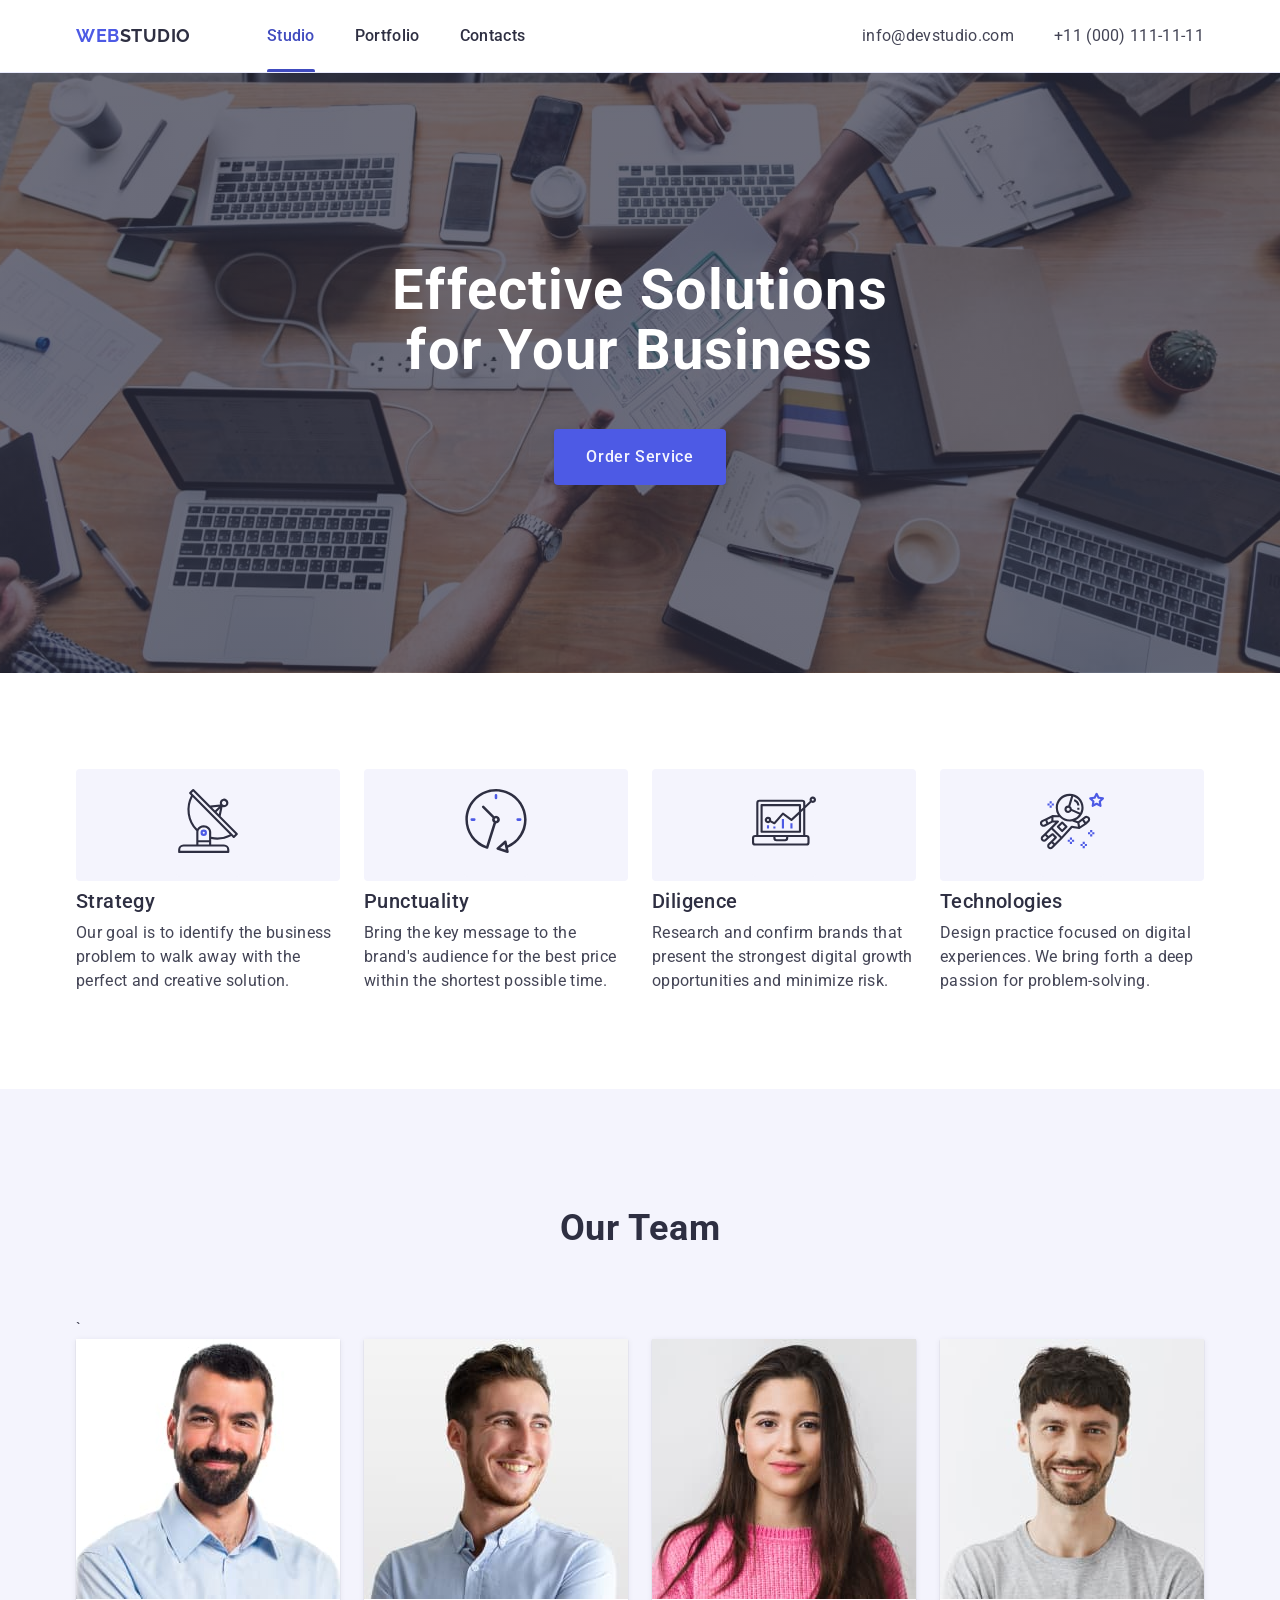
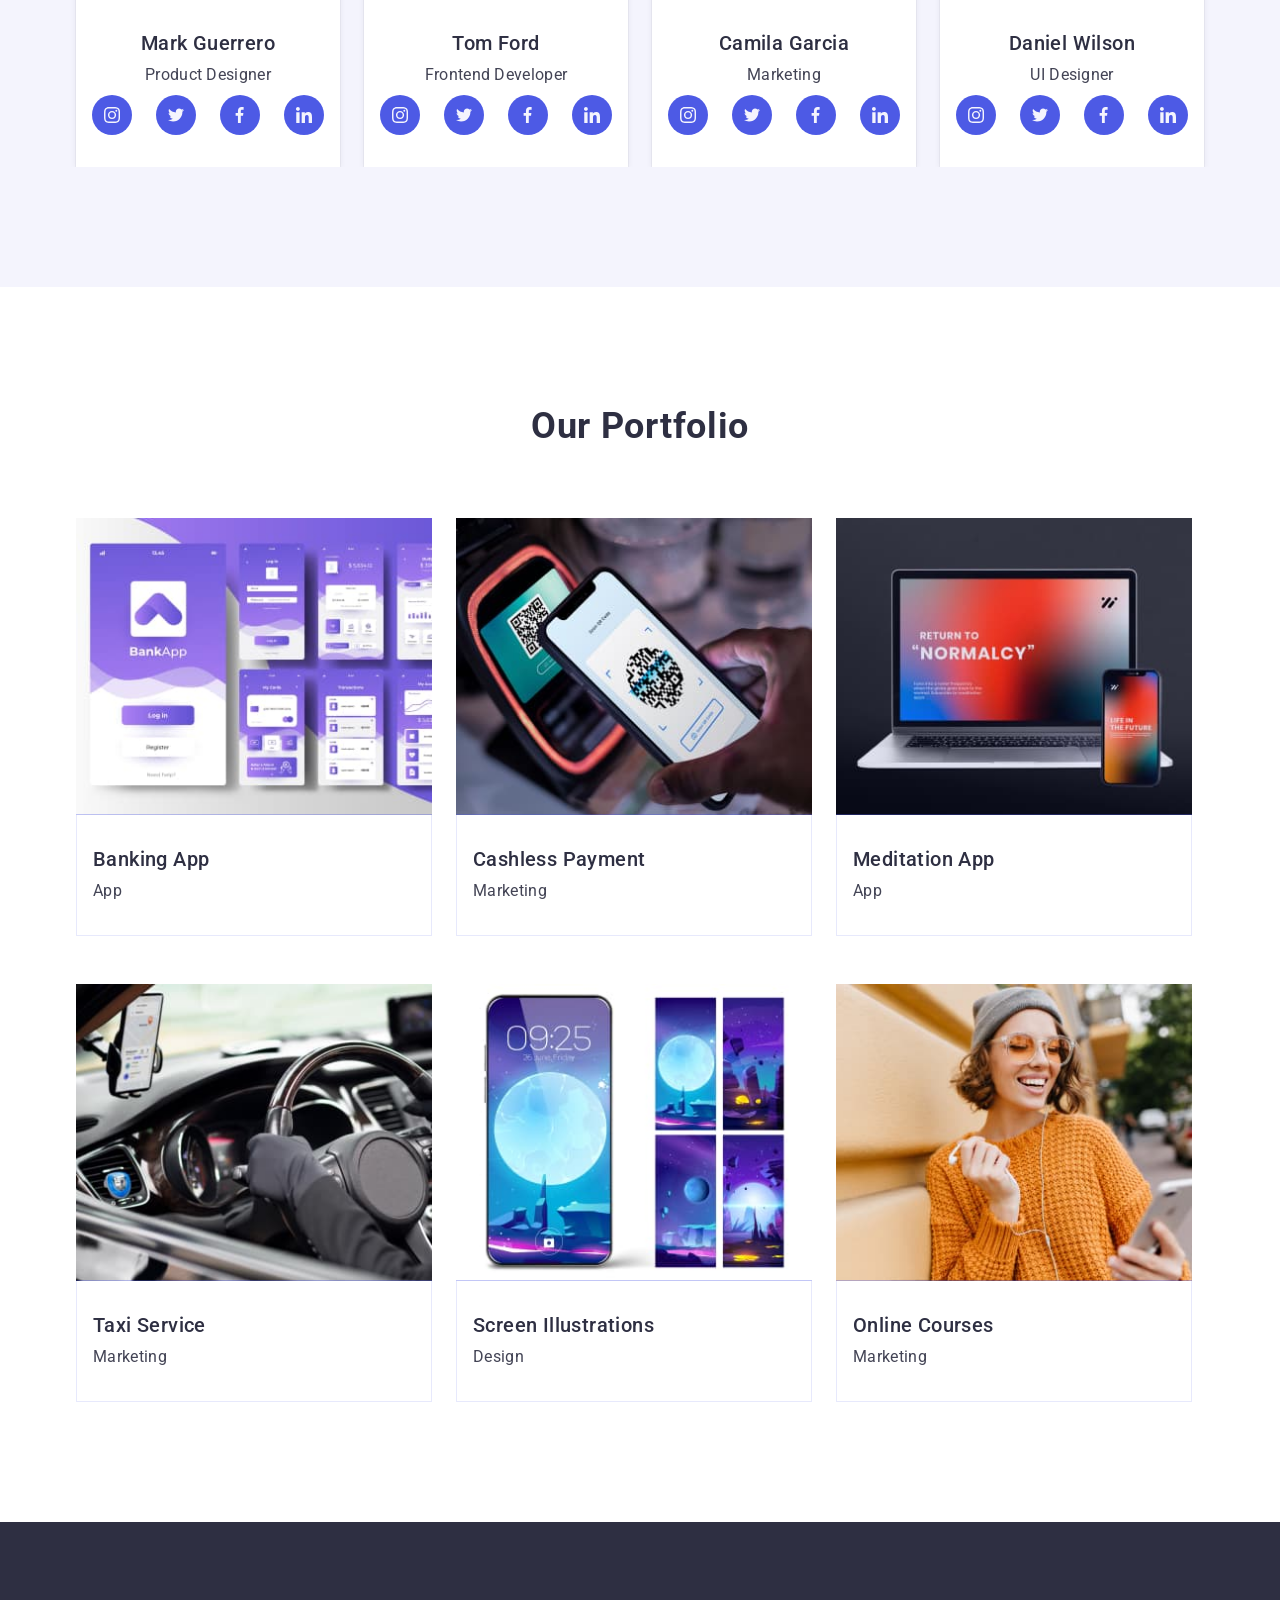
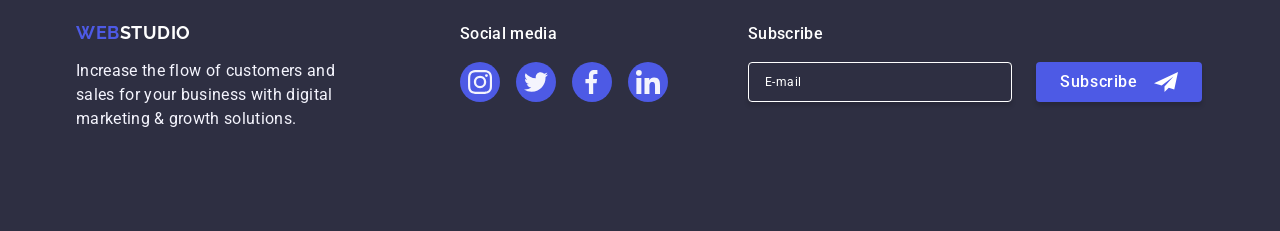
<file: index.html>
<!DOCTYPE html>
<html lang="en">
  <head>
    <meta charset="UTF-8" />

    <meta http-equiv="X-UA-Compatible" content="IE=edge" />
    <meta name="viewport" content="width=device-width, initial-scale=1.0" />
    <title>WebStudio</title>
    <link
      rel="stylesheet"
      href="https://cdnjs.cloudflare.com/ajax/libs/modern-normalize/2.0.0/modern-normalize.min.css"
      integrity="sha512-4xo8blKMVCiXpTaLzQSLSw3KFOVPWhm/TRtuPVc4WG6kUgjH6J03IBuG7JZPkcWMxJ5huwaBpOpnwYElP/m6wg=="
      crossorigin="anonymous"
      referrerpolicy="no-referrer"
    />
    <link rel="preconnect" href="https://fonts.googleapis.com" />
    <link rel="preconnect" href="https://fonts.gstatic.com" crossorigin />
    <link
      href="https://fonts.googleapis.com/css2?family=Raleway:wght@700&family=Roboto:wght@400;500;700&display=swap"
      rel="stylesheet"
    />

    <link rel="stylesheet" href="./css/styles.css" />
  </head>
  <body>
    <header class="page-header">
      <div class="container header-flex">
        <nav class="header-nav">
          <a class="logo header-logo" href="./index.html">
            Web<span class="logo-world">Studio</span></a
          >
          <ul class="nav-list">
            <li class="nav-item">
              <a class="nav-link current" href="./index.html">Studio</a>
            </li>
            <li class="nav-item">
              <a class="nav-link" href="">Portfolio</a>
            </li>
            <li class="nav-item">
              <a class="nav-link" href="">Contacts</a>
            </li>
          </ul>
        </nav>
        <address class="contacts">
          <ul class="contacts-list">
            <li class="contacts-item">
              <a class="contacts-link" href="mailto:info@devstudio.com"
                >info@devstudio.com</a
              >
            </li>
            <li class="contacts-item">
              <a class="contacts-link" href="tel:+110001111111"
                >+11 (000) 111-11-11</a
              >
            </li>
          </ul>
        </address>
        <button data-menu-open type="button" class="burger-btn">
          <svg class="burger-icon" width="24" height="24">
            <use href="./images/icons.svg#burger-icon"></use>
          </svg>
        </button>
      </div>

      <div class="mobile-menu" data-menu>
        <div class="container modal-menu-container">
          <button class="mobile-menu-close" data-menu-close>
            <svg class="menu-icon-btn" width="8" height="8">
              <use href="./images/icons.svg#close-icon"></use>
            </svg>
          </button>
          <nav class="mobile-nav">
            <ul class="mobile-list">
              <li class="mobile-item">
                <a class="mobile-nav-link current" href="./index.html"
                  >Studio</a
                >
              </li>
              <li class="mobile-item">
                <a class="mobile-nav-link" href="./index.html">Portfolio</a>
              </li>
              <li class="mobile-item">
                <a class="mobile-nav-link" href="./index.html">Contacts</a>
              </li>
            </ul>
          </nav>
          <address class="mobile-contacts">
            <ul class="mobile-contacts-list">
              <li class="mobile-contacts-item">
                <a class="mobile-contacts-link" href="tel:+110001111111"
                  >+11 (000) 111-11-11</a
                >
              </li>
              <li class="mobile-contacts-item">
                <a class="mobile-contacts-link" href="mailto:info@devstudio.com"
                  >info@devstudio.com</a
                >
              </li>
            </ul>
          </address>
          <div class="mobile-social">
            <ul class="mobile-social-list">
              <li class="mobile-social-item">
                <a
                  href=""
                  class="mobile-social-link"
                  target="_blank"
                  rel="noopener noreferrer"
                  aria-label="instagram icon"
                >
                  <svg class="mobile-social-icon" width="24" height="24">
                    <use href="./images/icons.svg#instagram"></use>
                  </svg>
                </a>
              </li>
              <li class="mobile-social-item">
                <a
                  href=""
                  class="mobile-social-link"
                  target="_blank"
                  rel="noopener noreferrer"
                  aria-label="twitter icon"
                >
                  <svg class="mobile-social-icon" width="24" height="24">
                    <use href="./images/icons.svg#twitter"></use>
                  </svg>
                </a>
              </li>
              <li class="mobile-social-item">
                <a
                  href=""
                  class="mobile-social-link"
                  target="_blank"
                  rel="noopener noreferrer"
                  aria-label="facebook icon"
                >
                  <svg class="mobile-social-icon" width="24" height="24">
                    <use href="./images/icons.svg#facebook"></use>
                  </svg>
                </a>
              </li>
              <li class="mobile-social-item">
                <a
                  href=""
                  class="mobile-social-link"
                  target="_blank"
                  rel="noopener noreferrer"
                  aria-label="linkedin icon"
                >
                  <svg class="mobile-social-icon" width="24" height="24">
                    <use href="./images/icons.svg#linkedin"></use>
                  </svg>
                </a>
              </li>
            </ul>
          </div>
        </div>
      </div>
    </header>
    <!-- Main container -->
    <main>
      <!-- Hero section -->
      <section class="hero">
        <div class="container">
          <h1 class="title">Effective Solutions for Your Business</h1>
          <button class="btn" type="button" data-modal-open>
            Order Service
          </button>
        </div>
      </section>
      <!-- Strategi section -->
      <section class="strategy">
        <div class="container">
          <h2 class="visually-hidden">header</h2>
          <ul class="strategy-list">
            <li class="strategy-item">
              <div class="strategi-icon">
                <svg class="strategi-icon" width="64" height="64">
                  <use href="./images/icons.svg#antena"></use>
                </svg>
              </div>
              <h3 class="subtitle">Strategy</h3>
              <p class="subtitle-decr">
                Our goal is to identify the business problem to walk away with
                the perfect and creative solution.
              </p>
            </li>

            <li class="strategy-item">
              <div class="strategi-icon">
                <svg class="strategi-icon" width="64" height="64">
                  <use href="./images/icons.svg#clock"></use>
                </svg>
              </div>
              <h3 class="subtitle">Punctuality</h3>

              <p class="subtitle-decr">
                Bring the key message to the brand's audience for the best price
                within the shortest possible time.
              </p>
            </li>
            <li class="strategy-item">
              <div class="strategi-icon">
                <svg class="strategi-icon" width="64" height="64">
                  <use href="./images/icons.svg#diagram"></use>
                </svg>
              </div>
              <h3 class="subtitle">Diligence</h3>
              <p class="subtitle-decr">
                Research and confirm brands that present the strongest digital
                growth opportunities and minimize risk.
              </p>
            </li>
            <li class="strategy-item">
              <div class="strategi-icon">
                <svg class="strategi-icon" width="64" height="64">
                  <use href="./images/icons.svg#astronaut"></use>
                </svg>
              </div>
              <h3 class="subtitle">Technologies</h3>
              <p class="subtitle-decr">
                Design practice focused on digital experiences. We bring forth a
                deep passion for problem-solving.
              </p>
            </li>
          </ul>
        </div>
      </section>

      <!--  Our Team Section-->
      <section class="team">
        <div class="container">
          <h2 class="title">Our Team</h2>
          `
          <ul class="team-list">
            <li class="team-item">
              <img
                srcset="
                  ./images/prodact_des.jpg   1x,
                  ./images/prodact_des2x.jpg 2x
                "
                src="./images/prodact_des.jpg"
                alt="photo mark guerrero"
                width="264"
                height="260"
              />
              <div class="image-discription">
                <h3 class="subtitle">Mark Guerrero</h3>
                <p class="subtitle-decr">Product Designer</p>
                <ul class="social-list">
                  <li class="social-item">
                    <a
                      href=""
                      class="social-link"
                      target="_blank"
                      rel="noopener noreferrer"
                      aria-label="instagram icon"
                    >
                      <svg class="social-icon" width="16" height="16">
                        <use href="./images/icons.svg#instagram"></use>
                      </svg>
                    </a>
                  </li>
                  <li class="social-item">
                    <a
                      href=""
                      class="social-link"
                      target="_blank"
                      rel="noopener noreferrer"
                      aria-label="twitter icon"
                    >
                      <svg class="social-icon" width="16" height="16">
                        <use href="./images/icons.svg#twitter"></use>
                      </svg>
                    </a>
                  </li>
                  <li class="social-item">
                    <a
                      href=""
                      class="social-link"
                      target="_blank"
                      rel="noopener noreferrer"
                      aria-label="facebook icon"
                    >
                      <svg class="social-icon" width="16" height="16">
                        <use href="./images/icons.svg#facebook"></use>
                      </svg>
                    </a>
                  </li>
                  <li class="social-item">
                    <a
                      href=""
                      class="social-link"
                      target="_blank"
                      rel="noopener noreferrer"
                      aria-label="linkedin icon"
                    >
                      <svg class="social-icon" width="16" height="16">
                        <use href="./images/icons.svg#linkedin"></use>
                      </svg>
                    </a>
                  </li>
                </ul>
              </div>
            </li>
            <li class="team-item">
              <img
                srcset="
                  ./images/frontend_dev.jpg   1x,
                  ./images/frontend_dev2x.jpg 2x
                "
                src="./images/frontend_dev.jpg"
                alt="man"
                width="264"
                height="260"
              />
              <div class="image-discription">
                <h3 class="subtitle">Tom Ford</h3>
                <p class="subtitle-decr">Frontend Developer</p>
                <ul class="social-list">
                  <li class="social-item">
                    <a
                      href=""
                      class="social-link"
                      target="_blank"
                      rel="noopener noreferrer"
                      aria-label="instagram icon"
                    >
                      <svg class="social-icon" width="16" height="16">
                        <use href="./images/icons.svg#instagram"></use>
                      </svg>
                    </a>
                  </li>
                  <li class="social-item">
                    <a
                      href=""
                      class="social-link"
                      target="_blank"
                      rel="noopener noreferrer"
                      aria-label="twitter icon"
                    >
                      <svg class="social-icon" width="16" height="16">
                        <use href="./images/icons.svg#twitter"></use>
                      </svg>
                    </a>
                  </li>
                  <li class="social-item">
                    <a
                      href=""
                      class="social-link"
                      target="_blank"
                      rel="noopener noreferrer"
                      aria-label="facebook icon"
                    >
                      <svg class="social-icon" width="16" height="16">
                        <use href="./images/icons.svg#facebook"></use>
                      </svg>
                    </a>
                  </li>
                  <li class="social-item">
                    <a
                      href=""
                      class="social-link"
                      target="_blank"
                      rel="noopener noreferrer"
                      aria-label="linkedin icon"
                    >
                      <svg class="social-icon" width="16" height="16">
                        <use href="./images/icons.svg#linkedin"></use>
                      </svg>
                    </a>
                  </li>
                </ul>
              </div>
            </li>
            <li class="team-item">
              <img
                srcset="./images/marketing.jpg 1x, ./images/marketing2x.jpg 2x"
                src="./images/marketing.jpg"
                alt="women"
                width="264"
                height="260"
              />
              <div class="image-discription">
                <h3 class="subtitle">Camila Garcia</h3>
                <p class="subtitle-decr">Marketing</p>
                <ul class="social-list">
                  <li class="social-item">
                    <a
                      href=""
                      class="social-link"
                      target="_blank"
                      rel="noopener noreferrer"
                      aria-label="instagram icon"
                    >
                      <svg class="social-icon" width="16" height="16">
                        <use href="./images/icons.svg#instagram"></use>
                      </svg>
                    </a>
                  </li>
                  <li class="social-item">
                    <a
                      href=""
                      class="social-link"
                      target="_blank"
                      rel="noopener noreferrer"
                      aria-label="twitter icon"
                    >
                      <svg class="social-icon" width="16" height="16">
                        <use href="./images/icons.svg#twitter"></use>
                      </svg>
                    </a>
                  </li>
                  <li class="social-item">
                    <a
                      href=""
                      class="social-link"
                      target="_blank"
                      rel="noopener noreferrer"
                      aria-label="facebook icon"
                    >
                      <svg class="social-icon" width="16" height="16">
                        <use href="./images/icons.svg#facebook"></use>
                      </svg>
                    </a>
                  </li>
                  <li class="social-item">
                    <a
                      href=""
                      class="social-link"
                      target="_blank"
                      rel="noopener noreferrer"
                      aria-label="linkedin icon"
                    >
                      <svg class="social-icon" width="16" height="16">
                        <use href="./images/icons.svg#linkedin"></use>
                      </svg>
                    </a>
                  </li>
                </ul>
              </div>
            </li>
            <li class="team-item">
              <img
                srcset="
                  ./images/ui_designer.jpg   1x,
                  ./images/ui_designer2x.jpg 2x
                "
                src="./images/ui_designer.jpg"
                alt="man"
                width="264"
                height="260"
              />
              <div class="image-discription">
                <h3 class="subtitle">Daniel Wilson</h3>
                <p class="subtitle-decr">UI Designer</p>
                <ul class="social-list">
                  <li class="social-item">
                    <a
                      href=""
                      class="social-link"
                      target="_blank"
                      rel="noopener noreferrer"
                      aria-label="instagram icon"
                    >
                      <svg class="social-icon" width="16" height="16">
                        <use href="./images/icons.svg#instagram"></use>
                      </svg>
                    </a>
                  </li>
                  <li class="social-item">
                    <a
                      href=""
                      class="social-link"
                      target="_blank"
                      rel="noopener noreferrer"
                      aria-label="twitter icon"
                    >
                      <svg class="social-icon" width="16" height="16">
                        <use href="./images/icons.svg#twitter"></use>
                      </svg>
                    </a>
                  </li>
                  <li class="social-item">
                    <a
                      href=""
                      class="social-link"
                      target="_blank"
                      rel="noopener noreferrer"
                      aria-label="facebook icon"
                    >
                      <svg class="social-icon" width="16" height="16">
                        <use href="./images/icons.svg#facebook"></use>
                      </svg>
                    </a>
                  </li>
                  <li class="social-item">
                    <a
                      href=""
                      class="social-link"
                      target="_blank"
                      rel="noopener noreferrer"
                      aria-label="linkedin icon"
                    >
                      <svg class="social-icon" width="16" height="16">
                        <use href="./images/icons.svg#linkedin"></use>
                      </svg>
                    </a>
                  </li>
                </ul>
              </div>
            </li>
          </ul>
        </div>
      </section>

      <!-- Our Portfolio section -->
      <section class="portfolio">
        <div class="container">
          <h2 class="title">Our Portfolio</h2>
          <ul class="portfolio-list">
            <li class="portfolio-item">
              <a class="portfolio-link" href="">
                <div class="portfolio-thumb">
                  <img
                    srcset="./images/bankapp.jpg 1x, ./images/bankapp2x.jpg 2x"
                    src="./images/bankapp.jpg"
                    alt="banking interface "
                    width="360"
                    height="300"
                  />
                  <p class="overlay-text">
                    14 Stylish and User-Friendly App Design Concepts · Task
                    Manager App · Calorie Tracker App · Exotic Fruit Ecommerce
                    App · Cloud Storage App
                  </p>
                </div>
                <div class="portfolio-decr">
                  <h3 class="subtitle">Banking App</h3>
                  <p class="subtitle-decr">App</p>
                </div>
              </a>
            </li>
            <li class="portfolio-item">
              <a class="portfolio-link" href="">
                <div class="portfolio-thumb">
                  <img
                    srcset="./images/payment.jpg 1x, ./images/payment2x.jpg 2x"
                    src="./images/payment.jpg"
                    alt="qr "
                    width="360"
                    height="300"
                  />
                  <p class="overlay-text">
                    14 Stylish and User-Friendly App Design Concepts · Task
                    Manager App · Calorie Tracker App · Exotic Fruit Ecommerce
                    App · Cloud Storage App
                  </p>
                </div>
                <div class="portfolio-decr">
                  <h3 class="subtitle">Cashless Payment</h3>
                  <p class="subtitle-decr">Marketing</p>
                </div>
              </a>
            </li>

            <li class="portfolio-item">
              <a class="portfolio-link" href="">
                <div class="portfolio-thumb">
                  <img
                    srcset="
                      ./images/meditation.jpg   1x,
                      ./images/meditation2x.jpg 2x
                    "
                    src="./images/meditation.jpg"
                    alt="laptop and smartphone"
                    width="360"
                    height="300"
                  />
                  <p class="overlay-text">
                    14 Stylish and User-Friendly App Design Concepts · Task
                    Manager App · Calorie Tracker App · Exotic Fruit Ecommerce
                    App · Cloud Storage App
                  </p>
                </div>
                <div class="portfolio-decr">
                  <h2 class="subtitle">Meditation App</h2>
                  <p class="subtitle-decr">App</p>
                </div>
              </a>
            </li>
            <li class="portfolio-item">
              <a class="portfolio-link" href="">
                <div class="portfolio-thumb">
                  <img
                    srcset="./images/car.jpg 1x, ./images/car2x.jpg 2x"
                    src="./images/car.jpg"
                    alt="taxi"
                    width="360"
                    height="300"
                  />
                  <p class="overlay-text">
                    14 Stylish and User-Friendly App Design Concepts · Task
                    Manager App · Calorie Tracker App · Exotic Fruit Ecommerce
                    App · Cloud Storage App
                  </p>
                </div>
                <div class="portfolio-decr">
                  <h2 class="subtitle">Taxi Service</h2>
                  <p class="subtitle-decr">Marketing</p>
                </div>
              </a>
            </li>
            <li class="portfolio-item">
              <a class="portfolio-link" href="">
                <div class="portfolio-thumb">
                  <img
                    srcset="./images/screen.jpg 1x, ./images/screen2x.jpg 2x"
                    src="./images/screen.jpg"
                    alt="screen smartphone"
                    width="360"
                    height="300"
                  />
                  <p class="overlay-text">
                    14 Stylish and User-Friendly App Design Concepts · Task
                    Manager App · Calorie Tracker App · Exotic Fruit Ecommerce
                    App · Cloud Storage App
                  </p>
                </div>
                <div class="portfolio-decr">
                  <h3 class="subtitle">Screen Illustrations</h3>
                  <p class="subtitle-decr">Design</p>
                </div>
              </a>
            </li>
            <li class="portfolio-item">
              <a class="portfolio-link" href="">
                <div class="portfolio-thumb">
                  <img
                    srcset="./images/courses.jpg 1x, ./images/courses2x.jpg 2x"
                    src="./images/courses.jpg"
                    alt="young woman"
                    width="360"
                    height="300"
                  />
                  <p class="overlay-text">
                    14 Stylish and User-Friendly App Design Concepts · Task
                    Manager App · Calorie Tracker App · Exotic Fruit Ecommerce
                    App · Cloud Storage App
                  </p>
                </div>
                <div class="portfolio-decr">
                  <h3 class="subtitle">Online Courses</h3>
                  <p class="subtitle-decr">Marketing</p>
                </div>
              </a>
            </li>
          </ul>
        </div>
      </section>
    </main>

    <footer class="footer-page">
      <div class="footer-container container">
        <div class="left-footer">
          <a class="logo footer-logo" href="./index.html"
            >Web<span class="logo-world">Studio</span></a
          >
          <p class="subtitle-decr">
            Increase the flow of customers and sales for your business with
            digital marketing & growth solutions.
          </p>
        </div>

        <div class="footer-icons">
          <p class="subtitle-decr">Social media</p>
          <ul class="social-list">
            <li class="social-item">
              <a
                href=""
                class="social-link"
                target="_blank"
                rel="noopener noreferrer"
                aria-label="instagram icon"
              >
                <svg class="social-icon" width="24" height="24">
                  <use href="./images/icons.svg#instagram"></use>
                </svg>
              </a>
            </li>
            <li class="social-item">
              <a
                href=""
                class="social-link"
                target="_blank"
                rel="noopener noreferrer"
                aria-label="twitter icon"
              >
                <svg class="social-icon" width="24" height="24">
                  <use href="./images/icons.svg#twitter"></use>
                </svg>
              </a>
            </li>
            <li class="social-item">
              <a
                href=""
                class="social-link"
                target="_blank"
                rel="noopener noreferrer"
                aria-label="facebook icon"
              >
                <svg class="social-icon" width="24" height="24">
                  <use href="./images/icons.svg#facebook"></use>
                </svg>
              </a>
            </li>
            <li class="social-item">
              <a
                href=""
                class="social-link"
                target="_blank"
                rel="noopener noreferrer"
                aria-label="linkedin icon"
              >
                <svg class="social-icon" width="24" height="24">
                  <use href="./images/icons.svg#linkedin"></use>
                </svg>
              </a>
            </li>
          </ul>
        </div>
        <div class="fotter-subscribe">
          <p class="subscribe-title">Subscribe</p>
          <form class="subtitle-form form" name="subscribe-form ">
            <label class="form-label-subscribe">
              <input
                class="form-field-subscribe"
                type="email"
                name="fotter-subscribe"
                placeholder="E-mail"
              />
            </label>
            <button class="subscribe-btn btn" type="submit">
              Subscribe
              <svg class="subscribe-icon" width="24" height="24">
                <use href="./images/icons.svg#send-icon"></use>
              </svg>
            </button>
          </form>
        </div>
      </div>
    </footer>
    <div class="backdrop" data-modal>
      <div class="modal">
        <button class="modal-close-btn is-open" type="button" data-modal-close>
          <svg class="modal-icon-btn" width="8" height="8">
            <use href="./images/icons.svg#close-icon"></use>
          </svg>
        </button>
        <p class="modal-title">Leave your contacts and we will call you back</p>
        <form
          class="modal-form"
          name="modal-form"
          autocomplete="off"
          novalidate
        >
          <div class="modal-field">
            <label class="form-label" for="user-name">Name</label>
            <div class="modal-field-wrap">
              <input
                class="modal-input"
                type="text"
                name="user-name"
                id="user-name"
                placeholder=" "
                required
              />
              <svg class="modal-icon" width="18" height="24">
                <use href="./images/icons.svg#person-icon"></use>
              </svg>
            </div>
          </div>

          <div class="modal-field">
            <label class="form-label" for="modal-phone">Phone</label>
            <div class="modal-field-wrap">
              <input
                class="modal-input"
                type="tel"
                name="modal-phone"
                id="modal-phone"
                placeholder=" "
                required
              />
              <svg class="modal-icon" width="18" height="24">
                <use href="./images/icons.svg#phone-icon"></use>
              </svg>
            </div>
          </div>
          <div class="modal-field">
            <label class="form-label" for="modal-email">Email</label>
            <div class="modal-field-wrap">
              <input
                class="modal-input"
                type="email"
                name="modal-email"
                id="modal-email"
                placeholder=" "
                required
              />
              <svg class="modal-icon" width="18" height="24">
                <use href="./images/icons.svg#email-icon"></use>
              </svg>
            </div>
          </div>

          <div class="modal-comment">
            <label class="form-label" for="user-comment">Comment</label>
            <textarea
              class="form-comment"
              name="user-comment"
              id="user-comment"
              rows="5"
              placeholder="Text input"
            ></textarea>
          </div>
          <div class="modal-checked">
            <input
              class="form-check visually-hidden"
              type="checkbox"
              name="user-privacy"
              id="user-privacy"
              value="true"
            />

            <label for="user-privacy" class="modal-checked-text"
              ><span class="check-icon-container">
                <svg class="checked-icon" width="10" height="8">
                  <use href="./images/icons.svg#vector"></use>
                </svg> </span
              ><span class="text-check"
                >I accept the terms and conditions of the
                <a class="check-link" href="index.html">Privacy Policy</a></span
              >
            </label>
          </div>
          <button class="form-btn btn" type="submit">Send</button>
        </form>
      </div>
    </div>
    <script src="./js/modal.js"></script>
    <script src="./js/menu.js"></script>
  </body>
</html>
</file>
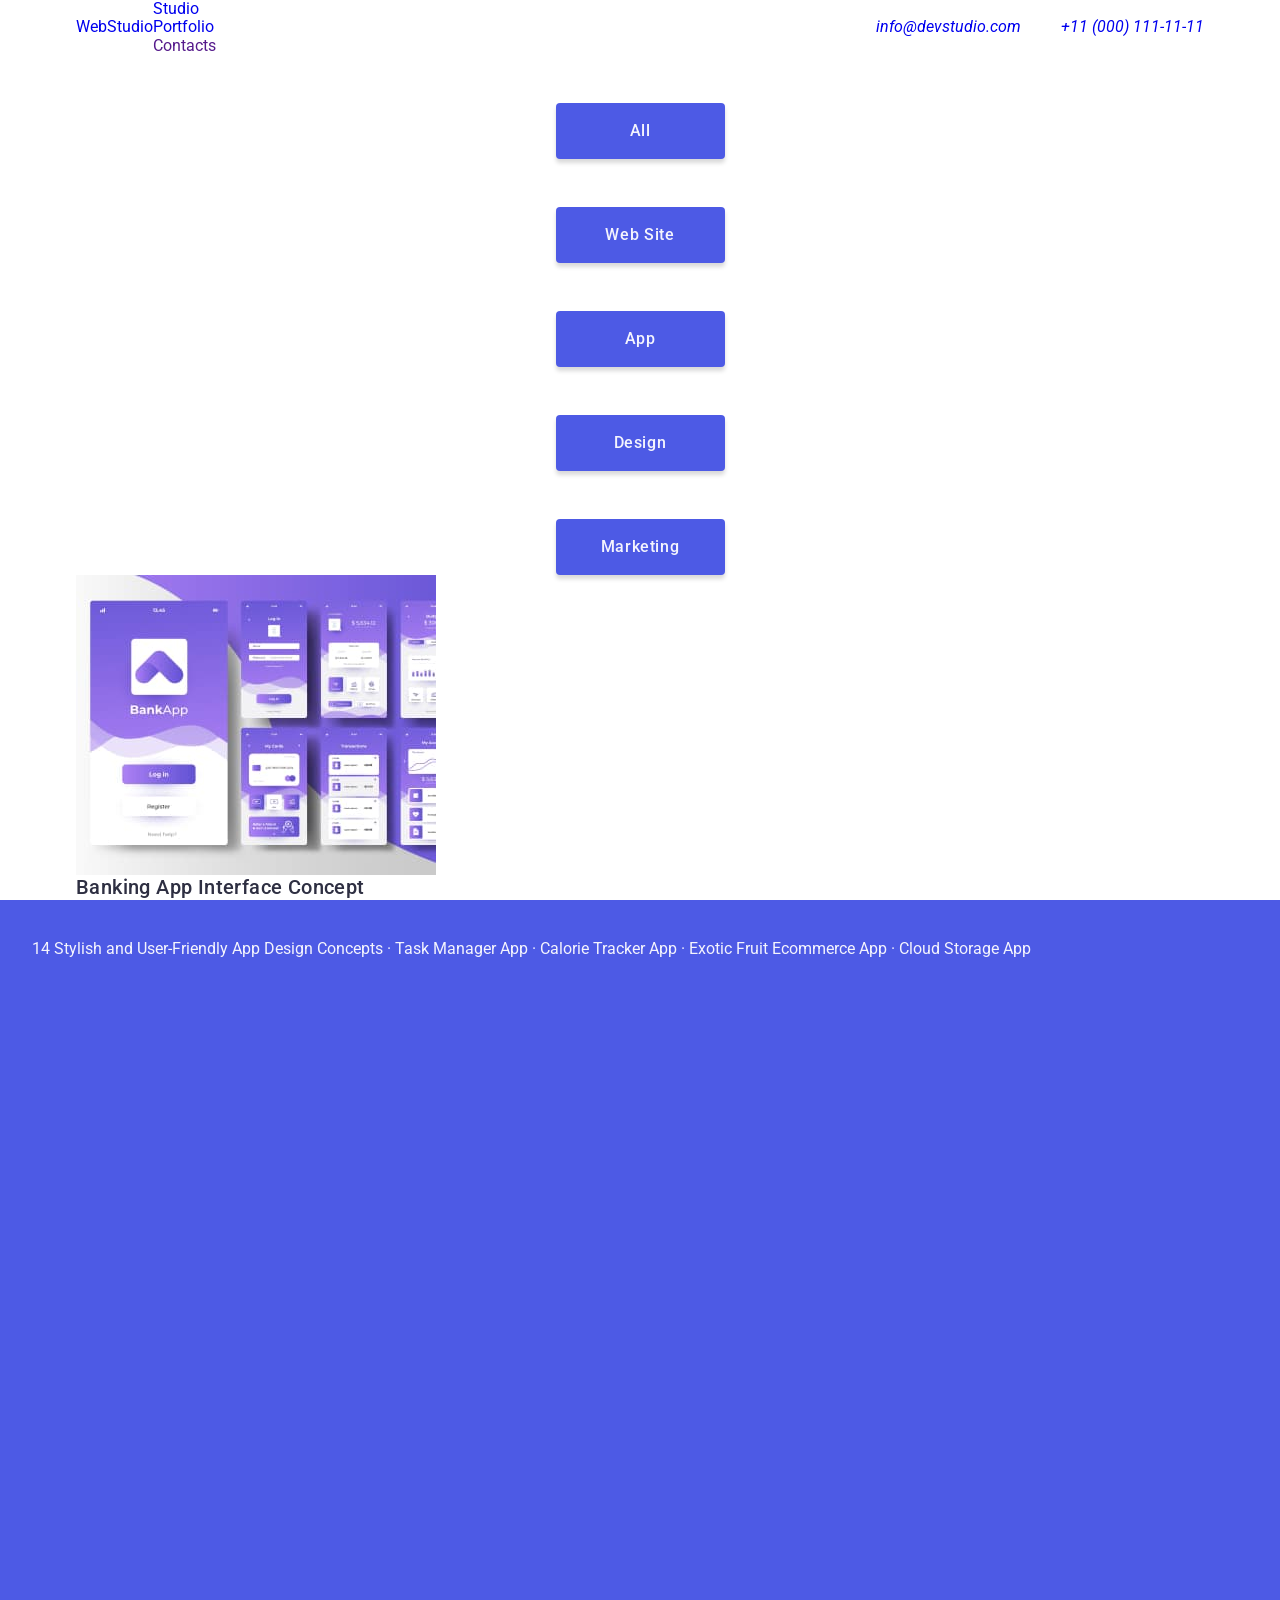
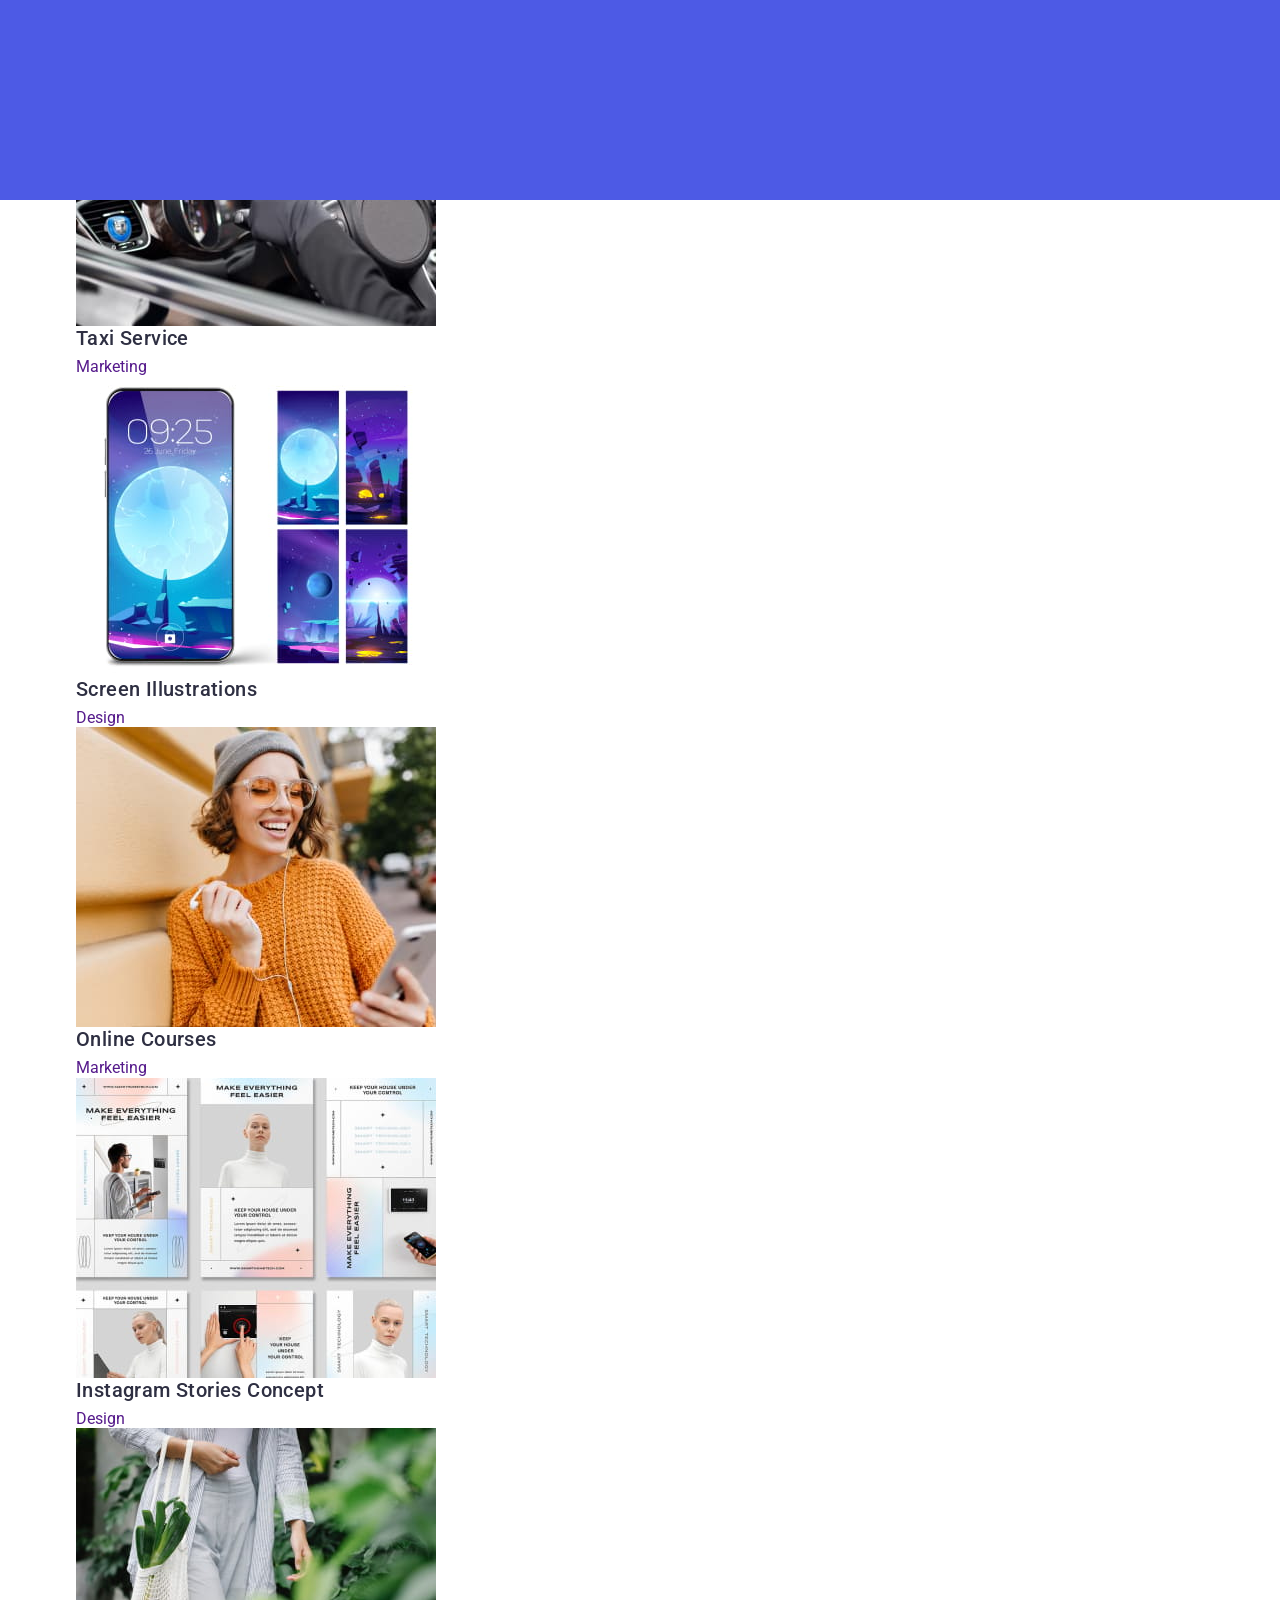
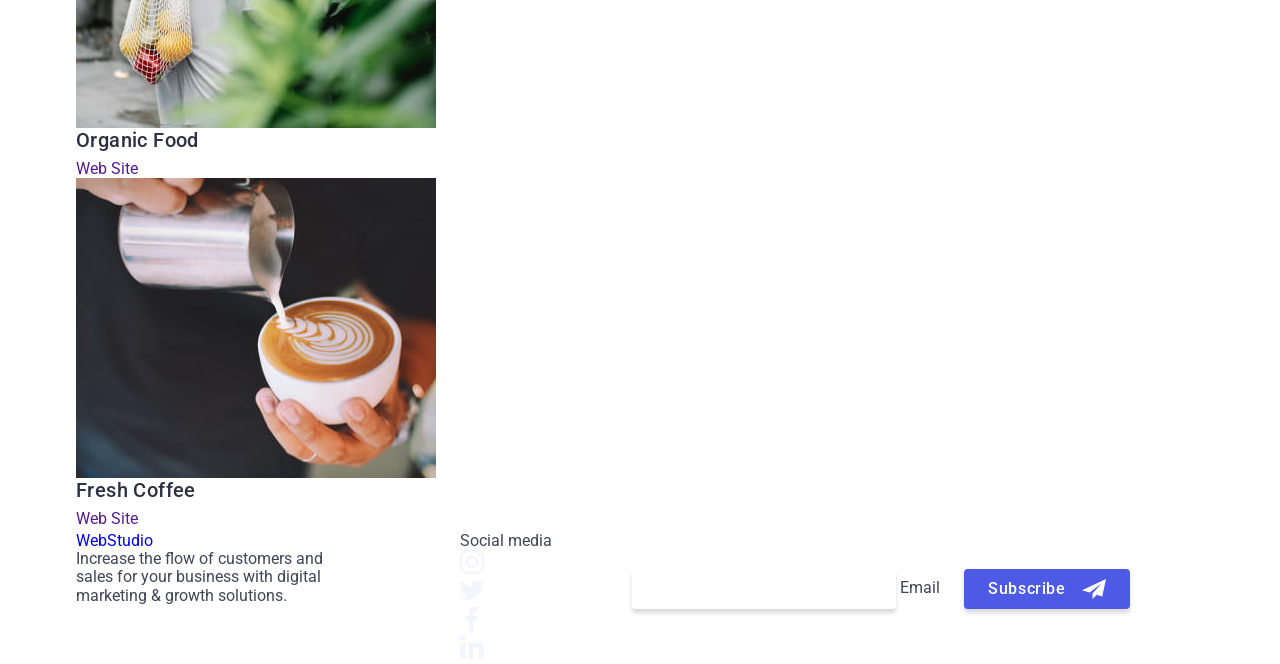
<file: portfolio.html>
<!DOCTYPE html>
<html lang="en">
  <head>
    <meta charset="UTF-8" />
    <meta http-equiv="X-UA-Compatible" content="IE=edge" />
    <meta name="viewport" content="width=device-width, initial-scale=1.0" />
    <title>Portfolio</title>
    <link rel="preconnect" href="https://fonts.googleapis.com" />
    <link rel="preconnect" href="https://fonts.gstatic.com" crossorigin />
    <link
      href="https://fonts.googleapis.com/css2?family=Raleway:wght@800&family=Roboto:wght@400;500;700;900&display=swap"
      rel="stylesheet"
    />
    <link
      rel="stylesheet"
      href="https://cdnjs.cloudflare.com/ajax/libs/modern-normalize/1.0.0/modern-normalize.min.css"
    />
    <link rel="stylesheet" href="./css/styles.css" />
  </head>
  <body class="portfolio-page">
    <!-- Header section -->

    <header class="header">
      <div class="container header-flex">
        <nav class="header-nav">
          <a class="logo-link link" href="./index.html">
            Web<span class="logo-world">Studio</span></a
          >
          <ul class="header-nav-list list">
            <li class="header-nav-item">
              <a class="header-nav-link link" href="./index.html">Studio</a>
            </li>
            <li class="header-nav-item">
              <a class="header-nav-link link active" href="./portfolio.html"
                >Portfolio</a
              >
            </li>
            <li class="header-nav-item">
              <a class="header-nav-link link" href="">Contacts</a>
            </li>
          </ul>
        </nav>
        <address class="header-contacts">
          <ul class="contacts-list list">
            <li class="contacts-item">
              <a class="contscts-link link" href="mailto:info@devstudio.com"
                >info@devstudio.com</a
              >
            </li>
            <li class="contacts-item">
              <a class="contscts-link link" href="tel:+110001111111"
                >+11 (000) 111-11-11</a
              >
            </li>
          </ul>
        </address>
      </div>
    </header>
    <main>
      <!-- Section Filtr -->
      <section class="filtr section">
        <div class="container">
          <h1 hidden class="visually-hidden">Our works</h1>
          <ul class="filtr-btn-list list">
            <li class="btn-item">
              <button class="btn" id="shadow-button" type="button">All</button>
            </li>
            <li class="btn-item">
              <button class="btn" type="button">Web Site</button>
            </li>
            <li class="btn-item">
              <button class="btn" type="button">App</button>
            </li>
            <li class="btn-item">
              <button class="btn" type="button">Design</button>
            </li>
            <li class="btn-item">
              <button class="btn" type="button">Marketing</button>
            </li>
          </ul>
          <!-- Project list -->
          <ul class="project-list list">
            <li class="project-item">
              <a class="project-link link" href="">
                <div class="project-thumb">
                  <img
                    src="./images/bankapp.jpg"
                    alt="banking interface "
                    width="360"
                    height="300"
                  />

                  <p class="overlay-text">
                    14 Stylish and User-Friendly App Design Concepts · Task
                    Manager App · Calorie Tracker App · Exotic Fruit Ecommerce
                    App · Cloud Storage App
                  </p>
                </div>

                <div class="project-container">
                  <h2 class="subtitle">Banking App Interface Concept</h2>
                  <p class="subtitle-desc">App</p>
                </div>
              </a>
            </li>
            <li class="project-item">
              <a class="project-link link" href="">
                <div class="project-thumb">
                  <img
                    src="./images/payment.jpg"
                    alt="qr "
                    width="360"
                    height="300"
                  />
                  <p class="overlay-text">
                    14 Stylish and User-Friendly App Design Concepts · Task
                    Manager App · Calorie Tracker App · Exotic Fruit Ecommerce
                    App · Cloud Storage App
                  </p>
                </div>
                <div class="project-container">
                  <h2 class="subtitle">Cashless Payment</h2>
                  <p class="subtitle-desc">Marketing</p>
                </div>
              </a>
            </li>
            <li class="project-item">
              <a class="project-link link" href="">
                <div class="project-thumb">
                  <img
                    src="./images/meditation.jpg"
                    alt="laptop and smartphone"
                    width="360"
                    height="300"
                  />
                  <p class="overlay-text">
                    14 Stylish and User-Friendly App Design Concepts · Task
                    Manager App · Calorie Tracker App · Exotic Fruit Ecommerce
                    App · Cloud Storage App
                  </p>
                </div>
                <div class="project-container">
                  <h2 class="subtitle">Meditation App</h2>
                  <p class="subtitle-desc">App</p>
                </div>
              </a>
            </li>
            <li class="project-item">
              <a class="project-link link" href="">
                <div class="project-thumb">
                  <img
                    src="./images/car.jpg"
                    alt="taxi"
                    width="360"
                    height="300"
                  />
                  <p class="overlay-text">
                    14 Stylish and User-Friendly App Design Concepts · Task
                    Manager App · Calorie Tracker App · Exotic Fruit Ecommerce
                    App · Cloud Storage App
                  </p>
                </div>
                <div class="project-container">
                  <h2 class="subtitle">Taxi Service</h2>
                  <p class="subtitle-desc">Marketing</p>
                </div>
              </a>
            </li>
            <li class="project-item">
              <a class="project-link link" href="">
                <div class="project-thumb">
                  <img
                    src="./images/ilustration.jpg"
                    alt="screen smartphone"
                    width="360"
                    height="300"
                  />
                  <p class="overlay-text">
                    14 Stylish and User-Friendly App Design Concepts · Task
                    Manager App · Calorie Tracker App · Exotic Fruit Ecommerce
                    App · Cloud Storage App
                  </p>
                </div>
                <div class="project-container">
                  <h2 class="subtitle">Screen Illustrations</h2>
                  <p class="subtitle-desc">Design</p>
                </div>
              </a>
            </li>
            <li class="project-item">
              <a class="project-link link" href="">
                <div class="project-thumb">
                  <img
                    src="./images/courses.jpg"
                    alt="young woman"
                    width="360"
                    height="300"
                  />
                  <p class="overlay-text">
                    14 Stylish and User-Friendly App Design Concepts · Task
                    Manager App · Calorie Tracker App · Exotic Fruit Ecommerce
                    App · Cloud Storage App
                  </p>
                </div>
                <div class="project-container">
                  <h2 class="subtitle">Online Courses</h2>
                  <p class="subtitle-desc">Marketing</p>
                </div>
              </a>
            </li>
            <li class="project-item">
              <a class="project-link link" href="">
                <div class="project-thumb">
                  <img
                    src="./images/stories.jpg"
                    alt="instagram"
                    width="360"
                    height="300"
                  />

                  <p class="overlay-text">
                    14 Stylish and User-Friendly App Design Concepts · Task
                    Manager App · Calorie Tracker App · Exotic Fruit Ecommerce
                    App · Cloud Storage App
                  </p>
                </div>

                <div class="project-container">
                  <h2 class="subtitle">Instagram Stories Concept</h2>
                  <p class="subtitle-desc">Design</p>
                </div>
              </a>
            </li>
            <li class="project-item">
              <a class="project-link link" href="">
                <div class="project-thumb">
                  <img
                    src="./images/food.jpg"
                    alt="vegetebles"
                    width="360"
                    height="300"
                  />
                  <p class="overlay-text">
                    14 Stylish and User-Friendly App Design Concepts · Task
                    Manager App · Calorie Tracker App · Exotic Fruit Ecommerce
                    App · Cloud Storage App
                  </p>
                </div>

                <div class="project-container">
                  <h2 class="subtitle">Organic Food</h2>
                  <p class="subtitle-desc">Web Site</p>
                </div>
              </a>
            </li>
            <li class="project-item">
              <a class="project-link link" href="">
                <div class="project-thumb">
                  <img
                    src="./images/cup.jpg"
                    alt="coffe width milk"
                    width="360"
                    height="300"
                  />
                  <p class="overlay-text">
                    14 Stylish and User-Friendly App Design Concepts · Task
                    Manager App · Calorie Tracker App · Exotic Fruit Ecommerce
                    App · Cloud Storage App
                  </p>
                </div>

                <div class="project-container">
                  <h2 class="subtitle">Fresh Coffee</h2>
                  <p class="subtitle-desc">Web Site</p>
                </div>
              </a>
            </li>
          </ul>
        </div>
      </section>
    </main>
    <!-- footer section -->
    <footer class="footer section">
      <div class="footer-container container">
        <div class="left-footer">
          <a class="fotter-link link" href="./index.html"
            >Web<span class="studio-world">Studio</span>
          </a>
          <p class="footer-desc">
            Increase the flow of customers and sales for your business with
            digital marketing & growth solutions.
          </p>
        </div>
        <div class="footer-social-icons">
          <p class="footer-social-media">Social media</p>
          <ul class="footer-social-list list">
            <li class="footer-social-item">
              <a
                href=""
                class="footer-social-link"
                target="blank"
                rel="noopener noreferrer"
                aria-label=" instagram icon "
              >
                <svg class="social-icon" width="24" height="24">
                  <use href="./images/icons.svg#instagram"></use>
                </svg>
              </a>
            </li>
            <li class="footer-social-item">
              <a
                href=""
                class="footer-social-link"
                target="blank"
                rel="noopener noreferrer"
                aria-label=" twitter icon "
              >
                <svg class="social-icon" width="24" height="24">
                  <use href="./images/icons.svg#twitter"></use>
                </svg>
              </a>
            </li>
            <li class="footer-social-item">
              <a
                href=""
                class="footer-social-link"
                target="blank"
                rel="noopener noreferrer"
                aria-label=" facebook icon "
              >
                <svg class="social-icon" width="24" height="24">
                  <use href="./images/icons.svg#facebook"></use>
                </svg>
              </a>
            </li>
            <li class="footer-social-item">
              <a
                href=""
                class="footer-social-link"
                target="blank"
                rel="noopener noreferrer"
                aria-label=" linkedin icon "
              >
                <svg class="social-icon" width="24" height="24">
                  <use href="./images/icons.svg#linkedin"></use>
                </svg>
              </a>
            </li>
          </ul>
        </div>
        <div class="fotter-subscribe">
          <p class="subscribe-title">Subscribe</p>
          <form class="subtitle-form form" name="subscribe-form ">
            <label class="form-label-subscribe">
              <input
                class="form-field-subscribe"
                type="email"
                name="fotter_subscribe"
                placeholder="&nbsp"
              />
              <span class="subscribe-tag">Email</span>
            </label>
            <button class="subscribe-btn btn" type="submit">
              Subscribe
              <svg class="subscribe-icon" width="24" height="24">
                <use href="./images/icons.svg#send-icon"></use>
              </svg>
            </button>
          </form>
        </div>
      </div>
    </footer>
  </body>
</html>
</file>
<file: css/styles.css>
* {
  box-sizing: border-box;
}
.container {
  overflow: hidden;
}
:root {
  --direction: 1;
  /* Fonts */
  --primary-font: 'Roboto', sans-serif;
  --secondary-font: 'Raleway', sans-serif;

  /* Color back-ground*/
  --primary-bg-color: #ffffff;
  --accent-bg-cl: #2e2f42;
  --secondary-bg-color: #f4f4fd;
  /* Text color */
  --primary-text-color: #434455;
  --secondary-text-color: #2e2f42;
  --accent-txt-cl: #4d5ae5;
  --light-txt-cl: #404bbf;
  /* Btn Color */
  --primary-btn-color: #4d5ae5;
  --light-btn-cl: #404bbf;
  --secondary-btn-color: #404bbf;
  --accent-btn-cl: #f4f4fd;
  --primary-btn-text-cl: #ffffff;
  --accent-btn-txt-cl: #4d5ae5;
}

body {
  font-family: var(--primary-font);
  background-color: var(--primary-bg-color);
  color: var(--primary-text-color);
}
h1,
h2,
h3,
h4,
h5,
h6,
p {
  margin: 0;
}

ul,
ol,
li {
  margin: 0;
  padding: 0;

  list-style-type: none;
}

a {
  text-decoration: none;
}
button {
  cursor: pointer;
}
/* reset start */
.visually-hidden {
  position: absolute;
  width: 1px;
  height: 1px;
  margin: -1px;
  border: 0;
  padding: 0;

  white-space: nowrap;
  clip-path: inset(100%);
  clip: rect(0 0 0 0);
  overflow: hidden;
}

img {
  display: block;
  max-width: 100%;
  height: auto;
  margin: 0px;
  padding: 0px;
}
.title {
  font-weight: 700;
  font-size: 36px;
  line-height: 1.1;
  letter-spacing: 0.02em;
  color: var(--secondary-text-color);
}
/* common */
.container {
  max-width: 320px;
  padding: 0px 16px;
  margin: 0 auto;
}
@media screen and (min-width: 768px) {
  .container {
    max-width: 768px;
  }
}
@media screen and (min-width: 1158px) {
  .container {
    max-width: 1158px;
    padding: 0px 15px;
  }
}
/* Navigation */
.page-header {
  border-bottom: 1px solid #e7e9fc;
  background-color: var(--primary-bg-color);
  box-shadow: 0 1px 6px 0 rgba(46, 47, 66, 0.08),
    0 1px 1px 0 rgba(46, 47, 66, 0.16), 0 2px 1px 0 rgba(46, 47, 66, 0.08);
}
.header-flex {
  display: flex;
  align-items: center;
  justify-content: space-between;
}
.nav-list,
.contacts {
  display: none;
}

.logo {
  font-family: var(--secondary-font);
  font-weight: 700;
  font-size: 18px;
  line-height: 1.17;
  letter-spacing: 0.03em;
  text-transform: uppercase;
  color: var(--accent-txt-cl);
}
.header-logo {
  padding: 16px 0;
  display: block;
}

.header-logo .logo-world {
  color: var(--secondary-text-color);
}

.burger-btn {
  padding: 0;
  border: none;
  background-color: transparent;
}
.burger-icon {
  display: block;
  fill: #2f2f37;
}
@media screen and (min-width: 768px) {
  .burger-btn {
    display: none;
  }
  .nav-list {
    display: flex;
    align-items: center;
    gap: 40px;
  }
  .contacts {
    display: block;
    font-style: normal;
  }
  .header-nav {
    display: flex;
    align-items: center;
  }
  .header-logo {
    padding: 24px 0;
    margin-right: 120px;
  }
  .nav-link {
    display: block;
    padding: 24px 0;
    font-weight: 500;
    font-size: 16px;
    line-height: 1.5;
    letter-spacing: 0.02em;
    color: var(--secondary-text-color);
    transition: color 250ms cubic-bezier(0.4, 0, 0.2, 1);
  }
  .nav-link:hover,
  .nav-link:focus,
  .contacts-link:hover,
  .contacts-link:focus,
  .nav-link.current {
    color: var(--light-txt-cl);
  }
  .nav-link.current {
    position: relative;
  }

  .nav-link.current::after {
    position: absolute;
    left: 0;
    bottom: -1px;
    content: '';
    border-radius: 2px;
    width: 100%;
    height: 4px;
    background-color: #404bbf;
  }
  .contacts-list {
    display: flex;
    flex-direction: column;
    gap: 12px;
  }
  .contacts-link {
    display: block;
    font-size: 12px;
    line-height: 1.17;
    letter-spacing: 0.04em;
    color: var(--primary-text-color);
    transition: color 250ms cubic-bezier(0.4, 0, 0.2, 1);
  }
}
@media screen and (min-width: 1158px) {
  .header-logo {
    margin-right: 76px;
  }

  .contacts-list {
    flex-direction: row;
    align-items: center;
    gap: 40px;
  }
  .contacts-link {
    margin: 24px 0;
    font-size: 16px;
    line-height: 1.5;
    letter-spacing: 0.02em;
  }
}
.mobile-menu {
  position: fixed;
  top: 0;
  left: 0;
  width: 100%;
  height: 100%;
  background-color: #fcfcfc;
  opacity: 0;
  visibility: hidden;
  pointer-events: none;
  overflow: auto;
  z-index: 999;
  transition: opacity 250ms cubic-bezier(0.4, 0, 0.2, 1),
    visibility 250ms cubic-bezier(0.4, 0, 0.2, 1);
}
.mobile-menu .current {
  color: var(--light-txt-cl);
}
.mobile-menu.is-open {
  opacity: 1;
  visibility: visible;
  pointer-events: auto;
}
.modal-menu-container {
  position: relative;
  padding-top: 72px;
  padding-bottom: 40px;

  display: flex;
  flex-direction: column;
  height: 100%;
}
.mobile-menu-close {
  position: absolute;
  top: 24px;
  right: 24px;

  display: flex;
  justify-content: center;
  align-items: center;
  width: 24px;
  height: 24px;
  padding: 0;

  fill: #2e2f42;
  border-radius: 50%;
  background-color: #e7e9fc;
  border: 1px solid rgba(0, 0, 0, 0.1);
  cursor: pointer;
  transition: background-color 250ms cubic-bezier(0.4, 0, 0.2, 1),
    border 250ms cubic-bezier(0.4, 0, 0.2, 1);
}
.menu-icon-btn {
  transition: fill 250ms cubic-bezier(0.4, 0, 0.2, 1);
}
.mobile-menu-close:hover,
.mobile-menu-close:focus {
  background-color: #404bbf;
  border: none;
  fill: #fff;
}
.mobile-nav {
  margin-bottom: auto;
}

.mobile-list {
  display: flex;
  align-items: flex-start;
  justify-content: flex-start;
  flex-direction: column;
  gap: 40px;
}
.mobile-nav-link {
  display: block;
  font-weight: 700;
  font-size: 36px;
  line-height: 1.11111;
  letter-spacing: 0.02em;
  color: #2e2f42;
}
.mobile-contacts {
  display: block;
  font-style: normal;
  margin-bottom: 24px;
}
.mobile-contacts-list {
  display: flex;
  flex-direction: column;
  gap: 24px;
}
.mobile-contacts-link {
  display: block;
  font-weight: 500;
  font-size: 20px;
  line-height: 1.2;
  letter-spacing: 0.02em;
  color: #434455;
}
.mobile-nav-link:hover,
.mobile-nav-link:focus,
.mobile-contacts-link:hover,
.mobile-contacts-link:focus {
  color: var(--light-txt-cl);
}

.mobile-social-list {
  display: flex;
  align-items: flex-start;
  justify-content: flex-start;
  flex-direction: row;
  gap: 40px;
}
.mobile-social-item {
  width: 40px;
  height: 40px;
}
.mobile-social-link {
  display: flex;
  justify-content: center;
  align-items: center;

  width: 100%;
  height: 100%;

  background-color: var(--primary-btn-color);
  border-radius: 50%;
  transition: background-color 250ms cubic-bezier(0.4, 0, 0.2, 1);
}
.mobile-social-link:hover,
.mobile-social-link:focus {
  background-color: var(--light-btn-cl);
}
.mobile-social-icon {
  fill: var(--accent-btn-cl);
}
@media screen and (min-width: 768px) {
  .mobile-menu {
    display: none;
  }
}

/*  Hero section*/
.hero {
  padding-top: 72px;
  padding-bottom: 72px;
  margin: 0 auto;
  max-width: 320px;
  background-size: cover;
  max-width: 320px;
  background-repeat: no-repeat;
  background-position: center;
  background-color: var(--accent-bg-cl);
  background-image: linear-gradient(
      rgba(46, 47, 66, 0.7),
      rgba(46, 47, 66, 0.7)
    ),
    url(../images/people-office-mob.jpg);
  background-repeat: no-repeat;
  background-position: center;
  background-size: cover;
}
@media screen and (-webkit-min-device-pixel-ratio: 2),
  (min-resolution: 2dppx),
  (min-resolution: 192dpi) {
  .hero {
    background-image: linear-gradient(
        rgba(46, 47, 66, 0.7),
        rgba(46, 47, 66, 0.7)
      ),
      url(../images/people-office-mob2x.jpg);
  }
}

.hero .title {
  max-width: 216px;
  font-size: 36px;
  line-height: 1.11;
  letter-spacing: 0.02em;
  text-align: center;
  color: #fff;
  margin: 0 auto;
  margin-bottom: 72px;
  transition: background-color 1000ms cubic-bezier(0.4, 0, 0.2, 1);
}
.btn {
  display: block;
  margin: 0 auto;
  padding: 16px 32px;
  min-width: 169px;
  height: 56px;
  border-radius: 4px;
  border: none;
  cursor: pointer;

  font-weight: 500;
  font-size: 16px;
  line-height: 1.5;
  letter-spacing: 0.04em;
  color: var(--accent-btn-cl);
  box-shadow: 0 4px 4px 0 rgba(0, 0, 0, 0.15);
  background-color: var(--primary-btn-color);
  transition: background-color 250ms cubic-bezier(0.4, 0, 0.2, 1);
}
.btn:hover,
.btn:focus,
.btn:active {
  color: var(--primary-btn-text-cl);
  background-color: var(--light-btn-cl);
}
.hero .title {
  animation: move-top 800ms ease-in 300ms both;
}
.hero .btn {
  animation: move-top 1300ms ease-in 300ms both;
}

@keyframes move-top {
  0% {
    opacity: 0;
    transform: translateY(calc(100px * var(--direction)));
  }

  50% {
    opacity: 0.5;
  }

  100% {
    opacity: 1;
  }
}

/* Tablet hero image */
@media screen and (min-width: 768px) {
  .hero {
    padding-top: 112px;
    padding-bottom: 112px;
    background-image: linear-gradient(
        rgba(46, 47, 66, 0.7),
        rgba(46, 47, 66, 0.7)
      ),
      url(../images/people-office-tab.jpg);
    background-repeat: no-repeat;
    background-position: center;
    background-size: cover;
    max-width: 768px;
  }

  @media screen and (-webkit-min-device-pixel-ratio: 2),
    (min-resolution: 2dppx),
    (min-resolution: 192dpi) {
    .hero {
      background-image: linear-gradient(
          rgba(46, 47, 66, 0.7),
          rgba(46, 47, 66, 0.7)
        ),
        url(../images/people-office-tab2x.jpg);
    }
  }
  .hero .title {
    max-width: 496px;
    font-size: 56px;
    line-height: 1.07;
    letter-spacing: 0.02em;
    text-align: center;
    color: #fff;
    margin: 0 auto;
  }
  .btn {
    margin-top: 36px;
  }
}

/* Desktop hero  */
@media screen and (min-width: 1158px) {
  .hero {
    padding-top: 188px;
    padding-bottom: 188px;
    background-image: linear-gradient(
        rgba(46, 47, 66, 0.7),
        rgba(46, 47, 66, 0.7)
      ),
      url(../images/people-office.jpg);
    background-repeat: no-repeat;
    background-position: center;
    background-size: cover;
    max-width: 1440px;
  }

  @media screen and (-webkit-min-device-pixel-ratio: 2),
    (min-resolution: 2dppx),
    (min-resolution: 192dpi) {
    .hero {
      background-image: linear-gradient(
          rgba(46, 47, 66, 0.7),
          rgba(46, 47, 66, 0.7)
        ),
        url(../images/people-office2x.jpg);
    }
  }
  .btn {
    margin-top: 48px;
  }
}
/* Strategi section */
.strategi-icon {
  display: none;
}
.strategy {
  padding: 96px 0;
}
.strategy-list {
  display: flex;
  flex-direction: column;
  flex-wrap: wrap;
  gap: 72px;
}
.strategy-item {
  max-width: 288px;
}
.subtitle {
  font-weight: 700;
  font-size: 36px;
  line-height: 1.1;
  letter-spacing: 0.02em;
  text-align: center;
  color: #2e2f42;

  margin-bottom: 8px;
}
.subtitle-decr {
  font-weight: 500;
  font-size: 16px;
  line-height: 1.5;
  letter-spacing: 0.02em;
  color: #434455;
}
@media screen and (min-width: 768px) {
  .strategy-list {
    flex-direction: row;
    flex-wrap: wrap;
    row-gap: 72px;
    column-gap: 24px;
  }
  .strategy-item {
    max-width: 356px;
  }
  .subtitle {
    text-align: start;
  }
}
@media screen and (min-width: 1158px) {
  .strategi-icon {
    display: flex;
    align-items: center;
    justify-content: center;
    height: 112px;
    background-color: #f4f4fd;
    border-radius: 4px;
    margin-bottom: 8px;
  }
  .strategy-list {
    flex-direction: row;
    row-gap: 24px;
  }

  .strategy-item {
    max-width: 264px;
  }
  .subtitle {
    font-weight: 500;
    font-size: 20px;
    line-height: 1.2;
  }

  .subtitle-decr {
    font-weight: 400;
  }
}
/* Team section */
.team {
  margin: 0 auto;
  padding: 96px 0;
  background-color: var(--secondary-bg-color);
}
.team .title {
  margin-bottom: 72px;
  text-align: center;
}

.team-list {
  display: flex;
  flex-direction: column;
  justify-content: center;
  align-items: center;
  gap: 72px;
}
.team-item {
  max-width: 264px;
}
.image-discription {
  padding: 32px 0;
  margin: 0;
  border-radius: 0px 0px 4px 4px;
  text-align: center;
}
.team .subtitle {
  text-align: center;
  font-weight: 500;
  font-size: 20px;
  line-height: 1.2;
}
.team .subtitle-decr {
  margin-bottom: 8px;
}
.team-item {
  box-shadow: 0 2px 1px 0 rgba(46, 47, 66, 0.08),
    0 1px 1px 0 rgba(46, 47, 66, 0.16), 0 1px 6px 0 rgba(46, 47, 66, 0.08);
  background-color: var(--primary-bg-color);
}
/* Social icons */
.social-list {
  display: flex;
  justify-content: center;
  gap: 24px;
}
.social-item {
  width: 40px;
  height: 40px;
}
.social-link {
  display: flex;
  justify-content: center;
  align-items: center;

  width: 100%;
  height: 100%;

  background-color: var(--primary-btn-color);
  border-radius: 50%;
  transition: background-color 250ms cubic-bezier(0.4, 0, 0.2, 1);
}
.social-link:hover,
.social-link:focus {
  background-color: var(--light-btn-cl);
}
.social-icon {
  fill: var(--accent-btn-cl);
}

@media screen and (min-width: 768px) {
  .team-list {
    flex-direction: row;
    flex-wrap: wrap;
    row-gap: 64px;
    column-gap: 24px;
  }
}
@media screen and (min-width: 1158px) {
  .team {
    padding: 120px 0;
  }
  .team-list {
    gap: 24px;
  }
}
/* Porfolio */
.overlay-text {
  display: none;
}
.portfolio {
  padding: 96px 0;
}

.portfolio-list {
  display: flex;
  flex-wrap: wrap;
  max-width: 320px;
  gap: 48px;
}
.portfolio .title {
  margin-bottom: 72px;
  text-align: center;
}

.portfolio-decr {
  padding: 32px 16px;
  margin: 0;
  border: 1px solid #e7e9fc;
  border-top: none;
}
.portfolio .subtitle {
  font-weight: 500;
  font-size: 20px;
  line-height: 1.2;
  letter-spacing: 0.02em;
  text-align: left;
}
.portfolio-link {
  display: block;
  transition: box-shadow 250ms cubic-bezier(0.4, 0, 0.2, 1);
}
.portfolio-link:hover,
.portfolio-link:focus {
  box-shadow: 0 2px 1px 0 rgba(46, 47, 66, 0.08),
    0 1px 1px 0 rgba(46, 47, 66, 0.16), 0 1px 6px 0 rgba(46, 47, 66, 0.08);
}
@media screen and (min-width: 768px) {
  .portfolio-list {
    max-width: 768px;
    gap: 48px;
    row-gap: 72px;
    column-gap: 24px;
  }
  .portfolio-item {
    width: 356px;
  }
}

@media screen and (min-width: 1158px) {
  .portfolio {
    padding: 120px 0;
  }
  .portfolio-list {
    max-width: 1158px;
    gap: 48px 24px;
  }
  .portfolio-thumb {
    position: relative;
    overflow: hidden;
  }
  .overlay-text {
    display: block;

    position: absolute;
    top: 0;
    left: 0;

    width: 100%;
    height: 100%;
    margin: 0 auto;
    padding: 40px 32px 164px 32px;

    background-color: var(--primary-btn-color);
    color: var(--accent-btn-cl);

    transform: translateY(100%);
    transition: transform 250ms cubic-bezier(0.4, 0, 0.2, 1);
  }
  .portfolio-link:hover .overlay-text,
  .portfolio-link:focus .overlay-text {
    transform: translateY(0%);
  }
}
/* footer */
.footer-page {
  padding: 96px 0;
  background-color: #2e2f42;
  margin: 0 auto;
}
.footer-container {
  display: flex;
  flex-wrap: wrap;
  gap: 72px;
}
.left-footer {
  width: 320px;
}
.footer-icons,
.fotter-subscribe {
  margin: 0 auto;
  text-align: center;
}
.footer-page .logo,
.footer-page .logo-world {
  display: flex;
}
.footer-page .logo {
  justify-content: center;
  margin-bottom: 16px;
}
.footer-logo .logo-world {
  color: var(--primary-bg-color);
}
.footer-page .subtitle-decr {
  font-size: 16px;
  line-height: 1.5;
  letter-spacing: 0.02em;
  color: #f4f4fd;
}
.footer-page .subtitle-decr {
  max-width: 264px;
  color: #f4f4fd;
}
.footer-icons .subtitle-decr {
  margin-bottom: 16px;
  font-weight: 500;
  color: #fff;
}
.footer-icons .social-list {
  gap: 16px;
}

.footer-icons .social-link:hover,
.footer-icons .social-link:focus {
  background-color: #31d0aa;
}
/* form */

input::placeholder {
  color: #fff;
}
.subscribe-title {
  font-weight: 500;
  font-size: 16px;
  line-height: 1.5;
  letter-spacing: 0.02em;
  color: #fff;
  margin: 0 auto;
  margin-bottom: 16px;
}

.subtitle-form {
  display: flex;
  flex-wrap: wrap;
  gap: 24px;
}

.form-field-subscribe {
  width: 288px;
  height: 40px;
  padding: 0;
  padding: 16px;

  color: #ffffff;
  font-size: 12px;
  line-height: 2;
  letter-spacing: 0.48px;

  background-color: transparent;
  outline: none;
  border-radius: 4px;
  border: 1px solid #fff;
  box-shadow: 0px 4px 4px 0px rgba(0, 0, 0, 0.15);
}
.subscribe-btn {
  display: flex;
  justify-content: center;
  align-items: center;
  padding: 8px 24px;
  min-width: 165px;
  height: 40px;
  font-weight: 500;
  color: #fff;
  cursor: pointer;
  border: none;
}

.subscribe-icon {
  margin-left: 16px;
}
/* footer tablet */
@media screen and (min-width: 768px) {
  .footer-container {
    max-width: 528px;
    gap: 72px 24px;
    margin: 0 auto;
  }

  .footer-page .logo {
    justify-content: start;
  }
  .left-footer {
    width: 264px;
  }
  .form-field-subscribe {
    width: 264px;
  }
  .footer-icons,
  .fotter-subscribe,
  .subscribe-btn {
    margin: 0;
    margin: left 0;
    text-align: left;
  }
}
@media screen and (min-width: 1158px) {
  .footer-page {
    padding: 100px 0;
  }
  .footer-container {
    max-width: 1158px;
    flex-wrap: nowrap;
    align-items: baseline;
    margin: 0 auto;
    gap: 0;
  }
  .left-footer {
    margin-right: 120px;
  }
  .fotter-subscribe {
    margin-left: 80px;
  }
}
/* Modal  */
.backdrop {
  position: fixed;
  top: 0;
  left: 0;
  width: 100%;
  height: 100%;
  background-color: rgba(46, 47, 66, 0.4);
  opacity: 0;
  visibility: hidden;
  pointer-events: none;
  transition: opacity 250ms cubic-bezier(0.4, 0, 0.2, 1),
    visibility 250ms cubic-bezier(0.4, 0, 0.2, 1);
}

.backdrop.is-open {
  opacity: 1;
  visibility: visible;
  pointer-events: auto;
}
.modal {
  position: absolute;
  top: 50%;
  left: 50%;
  transform: translate(-50%, -50%);

  width: 288px;
  min-height: 623px;
  padding: 72px 16px 24px 16px;

  border-radius: 4px;
  box-shadow: 0 1px 1px 0 rgba(0, 0, 0, 0.14), 0 1px 3px 0 rgba(0, 0, 0, 0.12),
    0 2px 1px 0 rgba(0, 0, 0, 0.2);
  background-color: #fcfcfc;
  transition: transform 250ms cubic-bezier(0.4, 0, 0.2, 1);
}
.backdrop:not(.is-open) .modal {
  transform: translate(-50%, -100%);
}
.modal-close-btn {
  position: absolute;
  top: 24px;
  right: 24px;

  display: flex;
  justify-content: center;
  align-items: center;
  width: 24px;
  height: 24px;
  padding: 0;

  fill: #2e2f42;
  border-radius: 50%;
  background-color: #e7e9fc;
  border: 1px solid rgba(0, 0, 0, 0.1);
  cursor: pointer;
  transition: background-color 250ms cubic-bezier(0.4, 0, 0.2, 1),
    border 250ms cubic-bezier(0.4, 0, 0.2, 1);
}
.modal-icon-btn {
  transition: fill 250ms cubic-bezier(0.4, 0, 0.2, 1);
}
.modal-close-btn:hover,
.modal-close-btn:focus {
  background-color: #404bbf;
  border: none;
  fill: #fff;
}
/* Form styles */
.modal-title {
  font-weight: 500;
  font-size: 16px;
  line-height: 1.5;
  letter-spacing: 0.02em;
  text-align: center;
  color: #2e2f42;

  margin-bottom: 16px;
}
.form-label {
  display: block;
  font-size: 12px;
  line-height: 1.17;
  letter-spacing: 0.04em;
  color: #8e8f99;
  margin-bottom: 4px;
}
.modal-field {
  margin-bottom: 8px;
}
.modal-input {
  width: 100%;
  padding-left: 16px;
  padding-right: 16px;
  background-color: transparent;
  outline: transparent;
  border: 1px solid rgba(46, 47, 66, 0.4);
  border-radius: 4px;
  height: 40px;
  padding-left: 38px;
  transition: border-color 250ms cubic-bezier(0.4, 0, 0.2, 1);
}
.modal-field {
  margin-bottom: 8px;
}
.modal-comment {
  margin-bottom: 16px;
}
.modal-checked {
  margin-bottom: 24px;
}
.modal-field-wrap {
  position: relative;
}
.modal-icon {
  fill: #2e2f42;
  position: absolute;
  left: 16px;
  top: 50%;
  transform: translateY(-50%);
  transition: fill 250ms cubic-bezier(0.4, 0, 0.2, 1);
}
.modal-input:focus,
.form-comment:focus {
  border-color: #4d5ae5;
}
.modal-input:focus + .modal-icon {
  fill: #4d5ae5;
}
.form-comment {
  width: 100%;
  height: 120px;
  padding: 8px 16px;
  background-color: transparent;
  outline: transparent;
  border: 1px solid rgba(46, 47, 66, 0.4);
  border-radius: 4px;

  resize: none;
  transition: border-color 250ms cubic-bezier(0.4, 0, 0.2, 1);

  font-size: 12px;
  line-height: 1.17;
  letter-spacing: 0.04em;
  color: rgba(46, 47, 66, 0.4);
}
.modal-input::placeholder,
.form-comment::placeholder {
  font-size: 12px;
  color: rgba(46, 47, 66, 0.4);
}
.modal-checked-text {
  display: flex;
  align-items: center;
  font-size: 12px;
  line-height: 1.17;
  letter-spacing: 0.04em;
  color: #8e8f99;
}
.modal-checked-text .check-link {
  line-height: 1.3;
  text-decoration: underline;
  text-decoration-skip-ink: none;
  color: #4d5ae5;
}
.check-text {
  background-color: transparent;
}
.check-icon-container {
  width: 16px;
  height: 16px;
  border-radius: 2px;
  border: 1px solid rgba(46, 47, 66, 0.4);
  display: inline-flex;
  justify-content: center;
  align-items: center;
  fill: transparent;
  margin-right: 8px;
  flex-shrink: 0;
}
.check-icon-container {
  transition: background-color 250ms cubic-bezier(0.4, 0, 0.2, 1),
    border 250ms cubic-bezier(0.4, 0, 0.2, 1),
    fill 250ms cubic-bezier(0.4, 0, 0.2, 1);
}
.form-check:checked + .modal-checked-text span {
  border-radius: 2px;
  background-color: #404bbf;
  border: none;
  fill: #f4f4fd;
}
.form-check:checked + .modal-checked-text .text-check {
  background-color: transparent;
}
.form-btn {
  display: block;
  margin: 0 auto;
  padding: 16px 32px;
  min-width: 169px;
  height: 56px;
  border: none;
  font-weight: 500;
  font-size: 16px;
  line-height: 1.5;
  letter-spacing: 0.04em;

  color: #fff;
  transition: background-color 250ms cubic-bezier(0.4, 0, 0.2, 1);
}
@media screen and (min-width: 768px) {
  .modal {
    width: 408px;
    min-height: 584px;
    padding: 72px 24px 24px 24px;
  }

  .modal-checked-text {
    display: block;
  }
}
</file>
